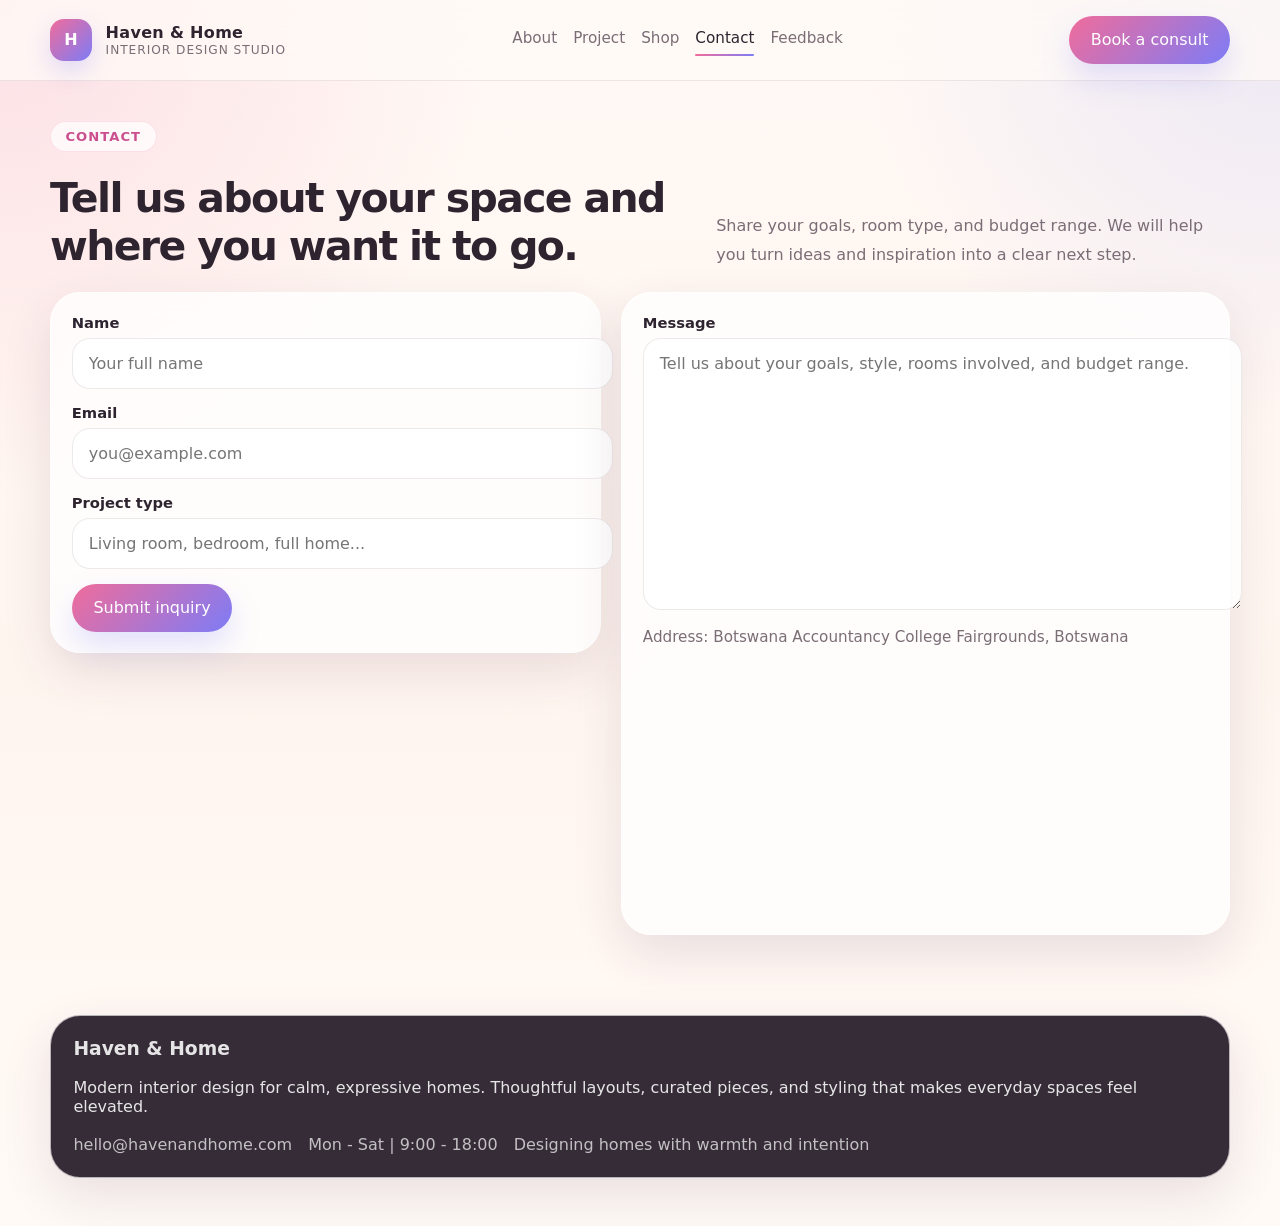
<file: contact.html>
<!DOCTYPE html>
<html lang="en">
  <head>
    <meta charset="utf-8" />
    <meta name="viewport" content="width=device-width, initial-scale=1" />
    <title>Haven & Home | Contact</title>
    <meta
      name="description"
      content="Contact Haven & Home for interior design consultations. Share your goals, room type, and budget range."
    />
    <link rel="stylesheet" href="./styles.css" />
  </head>
  <body>
    <header class="topbar">
      <div class="shell nav">
        <a class="brand" href="./home.html">
          <span class="brand-mark">H</span>
          <span class="brand-text">
            Haven &amp; Home
            <small>Interior Design Studio</small>
          </span>
        </a>

        <nav class="nav-links" aria-label="Primary navigation">
          <a class="nav-link" href="./about.html" data-nav="about">About</a>
          <a class="nav-link" href="./design.html" data-nav="design">Project</a>
          <a class="nav-link" href="./shop.html" data-nav="shop">Shop</a>
          <a class="nav-link" href="./contact.html" data-nav="contact">Contact</a>
          <a class="nav-link" href="./feedback.html" data-nav="feedback">Feedback</a>
        </nav>

        <a class="cta" href="./contact.html">Book a consult</a>
      </div>
    </header>

    <main>
      <section class="section shell" id="contact">
        <div class="section-header reveal">
          <div>
            <span class="eyebrow">Contact</span>
            <h2>Tell us about your space and where you want it to go.</h2>
          </div>
          <p>
            Share your goals, room type, and budget range. We will help you turn ideas and
            inspiration into a clear next step.
          </p>
        </div>

        <form id="contact-form" class="contact-prototype" action="#" method="post">
          <div class="contact-grid">
            <div class="contact-card reveal">
              <div class="form-stack">
                <div class="field">
                  <label for="name">Name</label>
                  <input
                    id="name"
                    name="name"
                    type="text"
                    placeholder="Your full name"
                    autocomplete="name"
                    required
                  />
                </div>
                <div class="field">
                  <label for="email">Email</label>
                  <input
                    id="email"
                    name="email"
                    type="email"
                    placeholder="you@example.com"
                    autocomplete="email"
                    required
                  />
                </div>
                <div class="field">
                  <label for="subject">Project type</label>
                  <input
                    id="subject"
                    name="subject"
                    type="text"
                    placeholder="Living room, bedroom, full home..."
                    required
                  />
                </div>

                <button class="cta" type="submit" style="justify-self: start;">
                  Submit inquiry
                </button>
              </div>
            </div>

            <div class="contact-card reveal">
              <div class="field">
                <label for="message">Message</label>
                <textarea
                  id="message"
                  name="message"
                  placeholder="Tell us about your goals, style, rooms involved, and budget range."
                  required
                ></textarea>
              </div>

              <div class="map-wrap" aria-label="Map and address">
                <div class="micro">
                  Address: Botswana Accountancy College Fairgrounds, Botswana
                </div>
                <iframe
                  class="map-iframe"
                  title="Map - Botswana Accountancy College Fairgrounds"
                  loading="lazy"
                  referrerpolicy="no-referrer-when-downgrade"
                  src="https://www.google.com/maps?q=Botswana%20Accountancy%20College%20Fairgrounds&output=embed"
                ></iframe>
              </div>

              <div id="contact-thanks" class="thankyou" hidden>
                Thank you! We received your inquiry and will get back to you soon.
              </div>
            </div>
          </div>
        </form>
      </section>
    </main>

    <footer class="shell">
      <div class="footer-card reveal">
        <h3>Haven &amp; Home</h3>
        <p>
          Modern interior design for calm, expressive homes. Thoughtful layouts, curated pieces,
          and styling that makes everyday spaces feel elevated.
        </p>
        <div class="footer-meta">
          <span>hello@havenandhome.com</span>
          <span>Mon - Sat | 9:00 - 18:00</span>
          <span>Designing homes with warmth and intention</span>
        </div>
      </div>
    </footer>

    <script src="./app.js" defer></script>
  </body>
</html>
</file>
<file: styles.css>
:root {
  --bg: #fffaf6;
  --text: #2e2430;
  --muted: #7b6d76;
  --line: rgba(108, 76, 90, 0.12);
  --primary: #f06c9b;
  --primary-deep: #cb4f8e;
  --secondary: #7d7cf6;
  --accent-soft: #ffe7b4;
  --shadow: 0 18px 50px rgba(73, 38, 72, 0.12);
  --radius-xl: 32px;
  --radius-lg: 24px;
  --radius-md: 18px;
  --max: 1180px;
  --transition: 0ms ease;
}

html {
  scroll-behavior: auto;
}

body {
  margin: 0;
  font-family: Inter, "Segoe UI", system-ui, sans-serif;
  color: var(--text);
  background:
    radial-gradient(circle at top left, rgba(240, 108, 155, 0.18), transparent 28%),
    radial-gradient(circle at top right, rgba(125, 124, 246, 0.14), transparent 24%),
    linear-gradient(180deg, #fff9f5 0%, #fff5ef 55%, #fffaf6 100%);
  min-height: 100vh;
}

a {
  color: inherit;
  text-decoration: none;
}

img {
  display: block;
  width: 100%;
}

button,
input,
textarea {
  font: inherit;
}

.shell {
  width: min(var(--max), calc(100% - 2rem));
  margin: 0 auto;
}

.topbar {
  position: sticky;
  top: 0;
  z-index: 50;
  backdrop-filter: blur(18px);
  background: rgba(255, 250, 246, 0.78);
  border-bottom: 1px solid var(--line);
}

.nav {
  display: flex;
  align-items: center;
  justify-content: space-between;
  gap: 1rem;
  padding: 1rem 0;
}

.brand {
  display: flex;
  align-items: center;
  gap: 0.85rem;
  font-weight: 700;
  letter-spacing: 0.02em;
}

.brand-mark {
  width: 42px;
  height: 42px;
  border-radius: 14px;
  display: grid;
  place-items: center;
  background: linear-gradient(135deg, var(--primary), var(--secondary));
  color: #fff;
  box-shadow: 0 10px 24px rgba(125, 124, 246, 0.24);
}

.brand-text small {
  display: block;
  margin-top: 0.05rem;
  color: var(--muted);
  font-size: 0.76rem;
  font-weight: 500;
  letter-spacing: 0.08em;
  text-transform: uppercase;
}

.nav-links {
  display: flex;
  align-items: center;
  gap: 1rem;
  flex-wrap: wrap;
  justify-content: center;
}

.nav-link {
  position: relative;
  color: var(--muted);
  font-size: 0.95rem;
  transition: color var(--transition);
  padding-bottom: 0.25rem;
}

.nav-link::after {
  content: "";
  position: absolute;
  left: 0;
  bottom: -0.35rem;
  width: 100%;
  height: 2px;
  border-radius: 999px;
  transform: scaleX(0);
  transform-origin: left;
  background: linear-gradient(90deg, var(--primary), var(--secondary));
  transition: transform var(--transition);
}

.nav-link:hover,
.nav-link:focus-visible,
.nav-link.is-active {
  color: var(--text);
}

.nav-link:hover::after,
.nav-link:focus-visible::after,
.nav-link.is-active::after {
  transform: scaleX(1);
}

.cta {
  border: 0;
  border-radius: 999px;
  padding: 0.9rem 1.35rem;
  color: #fff;
  background: linear-gradient(135deg, var(--primary), var(--secondary));
  box-shadow: 0 14px 30px rgba(125, 124, 246, 0.22);
  cursor: pointer;
  transition: transform var(--transition), box-shadow var(--transition);
  display: inline-flex;
  align-items: center;
  justify-content: center;
}

.ghost {
  display: inline-flex;
  align-items: center;
  justify-content: center;
  padding: 0.88rem 1.25rem;
  border-radius: 999px;
  border: 1px solid var(--line);
  background: rgba(255, 255, 255, 0.65);
  color: var(--text);
  transition: transform var(--transition), border-color var(--transition), background var(--transition);
}

.cta:hover,
.ghost:hover,
.card:hover,
.product:hover,
.story-card:hover,
.route-card:hover,
.feedback-card:hover {
  transform: none;
}

.cta:hover,
.cta:focus-visible {
  box-shadow: 0 20px 36px rgba(125, 124, 246, 0.28);
}

.ghost:hover {
  background: rgba(255, 255, 255, 0.78);
  border-color: rgba(125, 124, 246, 0.35);
}

.hero {
  padding: 4.5rem 0 2.5rem;
}

.hero-grid {
  display: grid;
  grid-template-columns: 1.08fr 0.92fr;
  gap: 2rem;
  align-items: center;
}

.eyebrow {
  display: inline-flex;
  align-items: center;
  gap: 0.55rem;
  padding: 0.45rem 0.9rem;
  border-radius: 999px;
  background: rgba(255, 255, 255, 0.72);
  border: 1px solid rgba(240, 108, 155, 0.18);
  color: var(--primary-deep);
  font-size: 0.82rem;
  font-weight: 700;
  letter-spacing: 0.08em;
  text-transform: uppercase;
  margin-bottom: 1.15rem;
}

h1 {
  margin: 0;
  font-size: clamp(2.8rem, 5vw, 5.5rem);
  line-height: 0.95;
  letter-spacing: -0.05em;
}

h1 span {
  display: inline-block;
  background: linear-gradient(135deg, var(--primary), var(--secondary));
  -webkit-background-clip: text;
  -webkit-text-fill-color: transparent;
  background-clip: text;
}

.hero p {
  max-width: 38rem;
  color: var(--muted);
  font-size: 1.06rem;
  line-height: 1.8;
  margin: 1.25rem 0 1.7rem;
}

.hero-actions {
  display: flex;
  flex-wrap: wrap;
  gap: 1rem;
}

.hero-stats {
  margin-top: 2rem;
  display: flex;
  flex-wrap: wrap;
  gap: 1rem;
}

.stat {
  min-width: 140px;
  padding: 1rem 1.1rem;
  border-radius: var(--radius-md);
  background: rgba(255, 255, 255, 0.72);
  border: 1px solid var(--line);
  box-shadow: var(--shadow);
}

.stat strong {
  display: block;
  font-size: 1.5rem;
  margin-bottom: 0.25rem;
}

.reveal {
  opacity: 1;
  transform: none;
  transition: none;
}

.reveal.visible {
  opacity: 1;
  transform: none;
}

.hero-visual {
  position: relative;
  min-height: 560px;
}

.panel, .section-panel, .visual-main, .visual-float, .route-card, .contact-card, .story-card, .feedback-card, .footer-card {
  background: rgba(255, 255, 255, 0.75);
  border: 1px solid rgba(255, 255, 255, 0.65);
  box-shadow: var(--shadow);
  backdrop-filter: blur(12px);
}

.visual-main {
  position: absolute;
  inset: 0 0 80px 70px;
  overflow: hidden;
  border-radius: var(--radius-xl);
}

.visual-float {
  position: absolute;
  left: 0;
  bottom: 0;
  width: 48%;
  height: 230px;
  overflow: hidden;
  border-radius: 26px;
  border: 10px solid rgba(255, 250, 246, 0.9);
}

.badge-card {
  position: absolute;
  right: 1rem;
  bottom: 1.5rem;
  max-width: 210px;
  padding: 1rem 1.1rem;
  border-radius: 22px;
  background: rgba(255, 255, 255, 0.85);
  box-shadow: var(--shadow);
}

.badge-card strong {
  display: block;
  margin-bottom: 0.3rem;
  color: var(--secondary);
}

.visual-main img,
.visual-float img,
.card img,
.product img,
.story-card img {
  height: 100%;
  object-fit: cover;
  transition: none;
}

.visual-main:hover img,
.visual-float:hover img,
.card:hover img,
.product:hover img,
.story-card:hover img {
  transform: none;
}

.section {
  padding: 2.5rem 0;
}

.section-header {
  display: flex;
  justify-content: space-between;
  align-items: end;
  gap: 1rem;
  margin-bottom: 1.4rem;
}

.section-header h2 {
  margin: 0.2rem 0 0;
  font-size: clamp(2rem, 3.2vw, 3.2rem);
  letter-spacing: -0.04em;
}

.section-header p {
  max-width: 34rem;
  color: var(--muted);
  line-height: 1.8;
  margin: 0;
}

.about-grid {
  display: grid;
  grid-template-columns: 1.05fr 0.95fr;
  gap: 1.25rem;
}

.section-panel {
  border-radius: 30px;
  padding: 1.35rem;
}

.lead {
  color: var(--muted);
  line-height: 1.9;
  margin: 0 0 1.1rem;
}

.mini-grid {
  display: grid;
  grid-template-columns: repeat(2, minmax(0, 1fr));
  gap: 0.9rem;
  margin-top: 1.4rem;
}

.mini-card {
  padding: 1rem;
  border-radius: 20px;
  background: rgba(255, 255, 255, 0.72);
  border: 1px solid var(--line);
}

.mini-card strong {
  display: block;
  margin-bottom: 0.4rem;
}

.story-card {
  border-radius: var(--radius-xl);
  overflow: hidden;
  min-height: 460px;
}

.cards {
  display: grid;
  grid-template-columns: repeat(3, minmax(0, 1fr));
  gap: 1.25rem;
}

.card {
  border-radius: 28px;
  overflow: hidden;
  background: rgba(255, 255, 255, 0.86);
  border: 1px solid rgba(108, 76, 90, 0.08);
  box-shadow: var(--shadow);
  transition: transform var(--transition), box-shadow var(--transition);
}

.card-link {
  display: block;
}

.card-media {
  height: 280px;
  overflow: hidden;
}

.card-body {
  padding: 1.2rem;
}

.pill {
  display: inline-flex;
  padding: 0.35rem 0.7rem;
  border-radius: 999px;
  background: var(--accent-soft);
  color: #8a5c00;
  font-size: 0.8rem;
  font-weight: 700;
  margin-bottom: 0.9rem;
}

.card-body h3 {
  margin: 0 0 0.4rem;
}

.card-body p {
  color: var(--muted);
  line-height: 1.7;
  margin: 0;
}

.products {
  display: grid;
  grid-template-columns: repeat(4, minmax(0, 1fr));
  gap: 1.25rem;
}

.product {
  overflow: hidden;
  border-radius: 28px;
  background: rgba(255, 255, 255, 0.9);
  border: 1px solid rgba(108, 76, 90, 0.08);
  box-shadow: var(--shadow);
  transition: transform var(--transition), box-shadow var(--transition);
}

.product .card-media {
  height: 240px;
}

.product-copy {
  padding: 1rem 1.1rem 1.25rem;
}

.product-copy h3 {
  margin: 0 0 0.35rem;
}

.product-copy p {
  color: var(--muted);
  line-height: 1.7;
  margin: 0;
}

.price-row {
  display: flex;
  justify-content: space-between;
  align-items: center;
  gap: 1rem;
  margin-top: 1rem;
}

.price {
  font-size: 1.15rem;
  font-weight: 700;
}

.chip {
  display: inline-flex;
  align-items: center;
  justify-content: center;
  min-width: 44px;
  height: 44px;
  border-radius: 50%;
  background: linear-gradient(135deg, var(--secondary), var(--primary));
  color: #fff;
  transition: transform var(--transition);
}

.product:hover .chip {
  transform: none;
}

.contact-grid,
.feedback-grid {
  display: grid;
  grid-template-columns: 0.95fr 1.05fr;
  gap: 1.25rem;
  align-items: start;
}

.contact-card,
.route-card,
.feedback-card {
  border-radius: 30px;
  padding: 1.3rem;
}

.form-stack {
  display: grid;
  gap: 0.9rem;
}

.field {
  display: grid;
  gap: 0.45rem;
}

.field label {
  font-size: 0.92rem;
  font-weight: 600;
}

.field input,
.field textarea {
  width: 100%;
  border: 1px solid rgba(108, 76, 90, 0.12);
  background: rgba(255, 255, 255, 0.86);
  border-radius: 18px;
  padding: 0.95rem 1rem;
  color: var(--text);
  outline: none;
  transition: border-color var(--transition), box-shadow var(--transition);
}

.field input:focus,
.field textarea:focus {
  border-color: rgba(125, 124, 246, 0.45);
  box-shadow: 0 0 0 4px rgba(125, 124, 246, 0.12);
}

.field textarea {
  min-height: 240px;
  resize: vertical;
}

.micro {
  margin: 0.7rem 0 0;
  color: var(--muted);
  line-height: 1.5;
  font-size: 0.95rem;
}

.muted {
  color: var(--muted);
  line-height: 1.7;
}

.people-strip {
  margin-bottom: 1rem;
  align-items: center;
  display: flex;
  flex-wrap: wrap;
  gap: 1rem;
}

.avatar-group {
  display: flex;
  align-items: center;
}

.avatar {
  width: 54px;
  height: 54px;
  border-radius: 50%;
  margin-right: -0.9rem;
  border: 3px solid #fff8f3;
  object-fit: cover;
  box-shadow: 0 10px 22px rgba(73, 38, 72, 0.14);
}

.route-card {
  background:
    linear-gradient(135deg, rgba(255, 255, 255, 0.88), rgba(255, 244, 249, 0.88)),
    linear-gradient(135deg, rgba(240, 108, 155, 0.45), rgba(125, 124, 246, 0.35));
}

.route-map {
  margin-top: 1rem;
  min-height: 280px;
  border-radius: 26px;
  position: relative;
  overflow: hidden;
  background:
    radial-gradient(circle at 20% 20%, rgba(240, 108, 155, 0.18), transparent 18%),
    linear-gradient(0deg, rgba(125, 124, 246, 0.08) 1px, transparent 1px),
    linear-gradient(90deg, rgba(125, 124, 246, 0.08) 1px, transparent 1px),
    linear-gradient(135deg, #fff, #fff5fb);
  background-size: auto, 36px 36px, 36px 36px, auto;
  border: 1px solid rgba(108, 76, 90, 0.08);
}

.route-line,
.route-stop {
  position: absolute;
  border-radius: 999px;
}

.route-line {
  inset: auto auto 95px 42px;
  width: 72%;
  height: 8px;
  background: linear-gradient(90deg, var(--secondary), var(--primary));
  transform: rotate(-22deg);
  transform-origin: left center;
}

.route-stop {
  width: 20px;
  height: 20px;
  background: #fff;
  border: 5px solid var(--primary);
  box-shadow: 0 8px 20px rgba(240, 108, 155, 0.2);
}

.route-stop.one {
  left: 18%;
  top: 18%;
}
.route-stop.two {
  left: 45%;
  top: 42%;
}
.route-stop.three {
  right: 14%;
  bottom: 18%;
}

footer {
  padding: 2.5rem 0 3rem;
}

.footer-card {
  border-radius: 30px;
  padding: 1.4rem;
  background: rgba(46, 36, 48, 0.96);
  color: rgba(255, 255, 255, 0.88);
  box-shadow: var(--shadow);
}

.footer-card h3,
.footer-card p {
  margin-top: 0;
}

.footer-meta {
  margin-top: 1.2rem;
  display: flex;
  flex-wrap: wrap;
  gap: 1rem;
  color: rgba(255, 255, 255, 0.7);
}

/* Responsive */
@media (max-width: 1080px) {
  .hero-grid,
  .about-grid,
  .contact-grid,
  .feedback-grid,
  .cards,
  .products {
    grid-template-columns: 1fr 1fr;
  }
  .products {
    grid-template-columns: repeat(2, minmax(0, 1fr));
  }
}

@media (max-width: 860px) {
  .nav {
    flex-direction: column;
    align-items: flex-start;
  }
  .hero-grid,
  .about-grid,
  .contact-grid,
  .feedback-grid,
  .cards,
  .products {
    grid-template-columns: 1fr;
  }
  .section-header {
    align-items: start;
    flex-direction: column;
  }
  .hero {
    padding-top: 2.5rem;
  }
  .hero-visual {
    min-height: 480px;
  }
  .visual-main {
    inset: 0 0 60px 0;
  }
  .visual-float {
    width: 54%;
  }
}

@media (max-width: 560px) {
  .shell {
    width: min(var(--max), calc(100% - 1.2rem));
  }
  .nav-links {
    gap: 0.8rem;
    justify-content: flex-start;
  }
  .hero h1 {
    font-size: 2.7rem;
  }
  .hero-visual {
    min-height: 410px;
  }
  .visual-main {
    border-radius: 24px;
  }
  .visual-float {
    height: 180px;
  }
}

@media (prefers-reduced-motion: reduce) {
  html {
    scroll-behavior: auto;
  }
  .reveal {
    transition: none;
    transform: none;
    opacity: 1;
  }
  .cta,
  .ghost,
  .card,
  .product {
    transition: none;
  }
}

:focus-visible {
  outline: 3px solid rgba(125, 124, 246, 0.35);
  outline-offset: 3px;
}

/* Home page slideshow */
.slideshow-visual {
  min-height: 440px;
}

.slideshow-visual .visual-main {
  position: absolute;
  inset: 0;
}

.slideshow-visual .visual-main img {
  transition: none;
}

.is-fading {
  opacity: 0;
}

.map-wrap {
  margin-top: 1rem;
}

.map-iframe {
  width: 100%;
  height: 260px;
  border: 0;
  border-radius: 18px;
  overflow: hidden;
}

.thankyou {
  margin-top: 0.9rem;
  padding: 0.95rem 1rem;
  border-radius: 18px;
  background: rgba(47, 143, 131, 0.12);
  border: 1px solid rgba(47, 143, 131, 0.25);
  color: var(--text);
  line-height: 1.5;
}


  section { padding: 4rem 0; }
}
</file>
